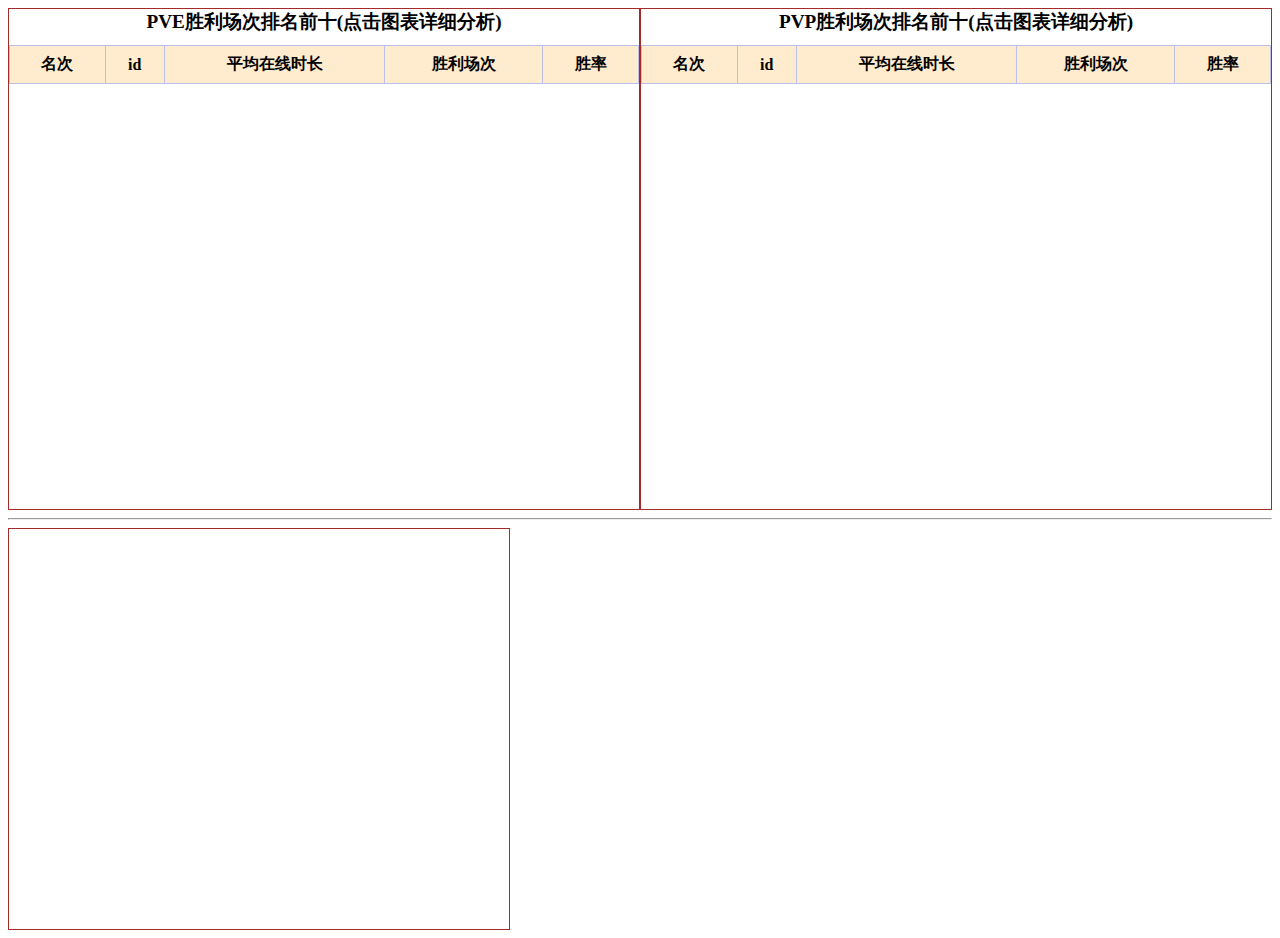
<file: PlayerdataAnalysisWebService/src/main/resources/static/index.html>
<!DOCTYPE html>
<html lang="en">
<head>
    <meta charset="UTF-8">
    <title>Title</title>
    <style>
        #id0{
            width: 100%;
            /*设置高*/
            height: 502px;
            overflow: auto;
            display: flex;
        }
        #id1,#id3{
            /*设置宽*/
            width:50%;
            /*设置高*/
            height: 500px;
            /*设置边框长度直线大小*/
            border: 1px solid brown;
        }
        #id2{
            /*设置宽*/
            width:500px;
            /*设置高*/
            height: 400px;
            /*设置边框长度直线大小*/
            border: 1px solid brown;
        }
        .table1 {
            text-align: center;
            vertical-align: middle;
            border-collapse: collapse;
        }

        .table1 th,
        .table1 td {
            border: 1px solid #bbc0ea; /* 为表头和单元格添加边框 */
            padding: 8px; /* 添加内边距，提升美观度 */
        }

    </style>
    <!--创建html页面,在页面中引入echarts的js库文件 -->
    <script src="js/echarts.min.js"></script>
    <script src="js/jquery.js"></script>
<body>
<!--准备一个具备大小的dom容器-->
<div id="id0">
    <div id="id1" >
        <table class="table1" style="width: 100%; border-collapse: collapse;">
            <caption style="font-size: 1.2em; font-weight: bold; margin-bottom: 10px;">PVE胜利场次排名前十(点击图表详细分析)</caption>
            <thead>
            <tr style="background-color: blanchedalmond">
                <th>名次</th>
                <th>id</th>
                <th>平均在线时长</th>
                <th>胜利场次</th>
                <th>胜率</th>
            </tr>
            </thead>
            <tbody id="table-body1"></tbody>
        </table>
    </div>
    <div id="id3">
        <table class="table1" style="width: 100%; border-collapse: collapse;">
            <caption style="font-size: 1.2em; font-weight: bold; margin-bottom: 10px;">PVP胜利场次排名前十(点击图表详细分析)</caption>
            <thead>
            <tr style="background-color: blanchedalmond">
                <th>名次</th>
                <th>id</th>
                <th>平均在线时长</th>
                <th>胜利场次</th>
                <th>胜率</th>
            </tr>
            </thead>
            <tbody id="table-body2"></tbody>
        </table>
    </div>
</div>
<!--javaScript语言,写在标签script里面-->
<!--<script src="js/test.js"></script>-->
<hr>
<div id="id2"></div>
<script src="js/topTenPveTable.js"></script>
<script src="js/topTenPvpTable.js"></script>
<script src="js/cost.js"></script>

</body>
</html>
</file>
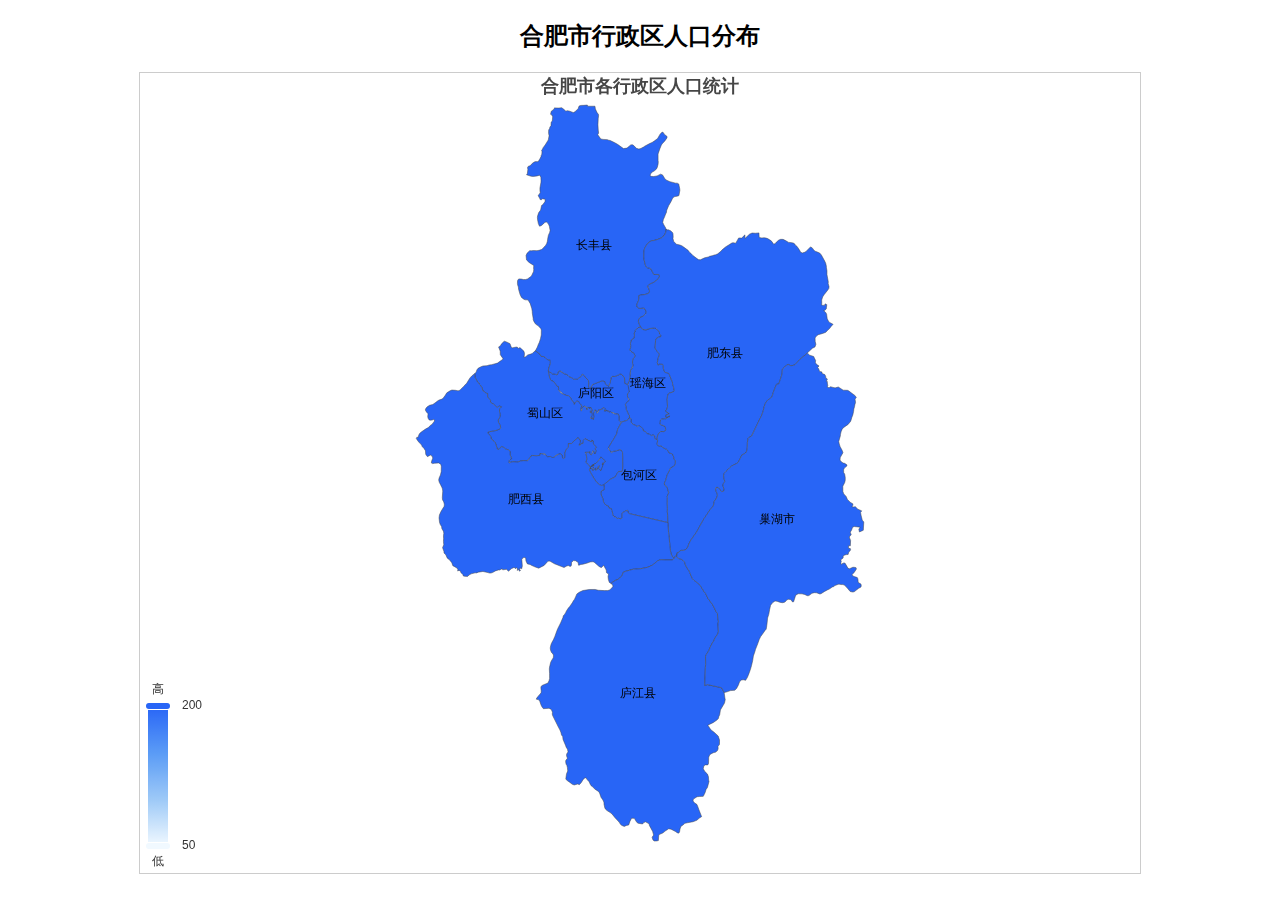
<file: PlayerdataAnalysisWebService/src/main/resources/static/hf_map.html>
<!DOCTYPE html>
<html lang="en">
<head>
    <meta charset="UTF-8" />
    <title>合肥市地图可视化</title>

    <!-- 简单样式 -->
    <style>
        #id1 {
            width: 1000px;
            height: 800px;
            margin: 0 auto;
            border: 1px solid #ccc;
        }
    </style>

    <!-- 依赖 -->
    <script src="js/jquery.js"></script>
    <script src="js/echarts.min.js"></script>
</head>
<body>
<h2 style="text-align:center;">合肥市行政区人口分布</h2>
<div id="id1"></div>

<!-- 地图业务脚本 -->
<script src="js/hf-map.js"></script>
</body>
</html>
</file>
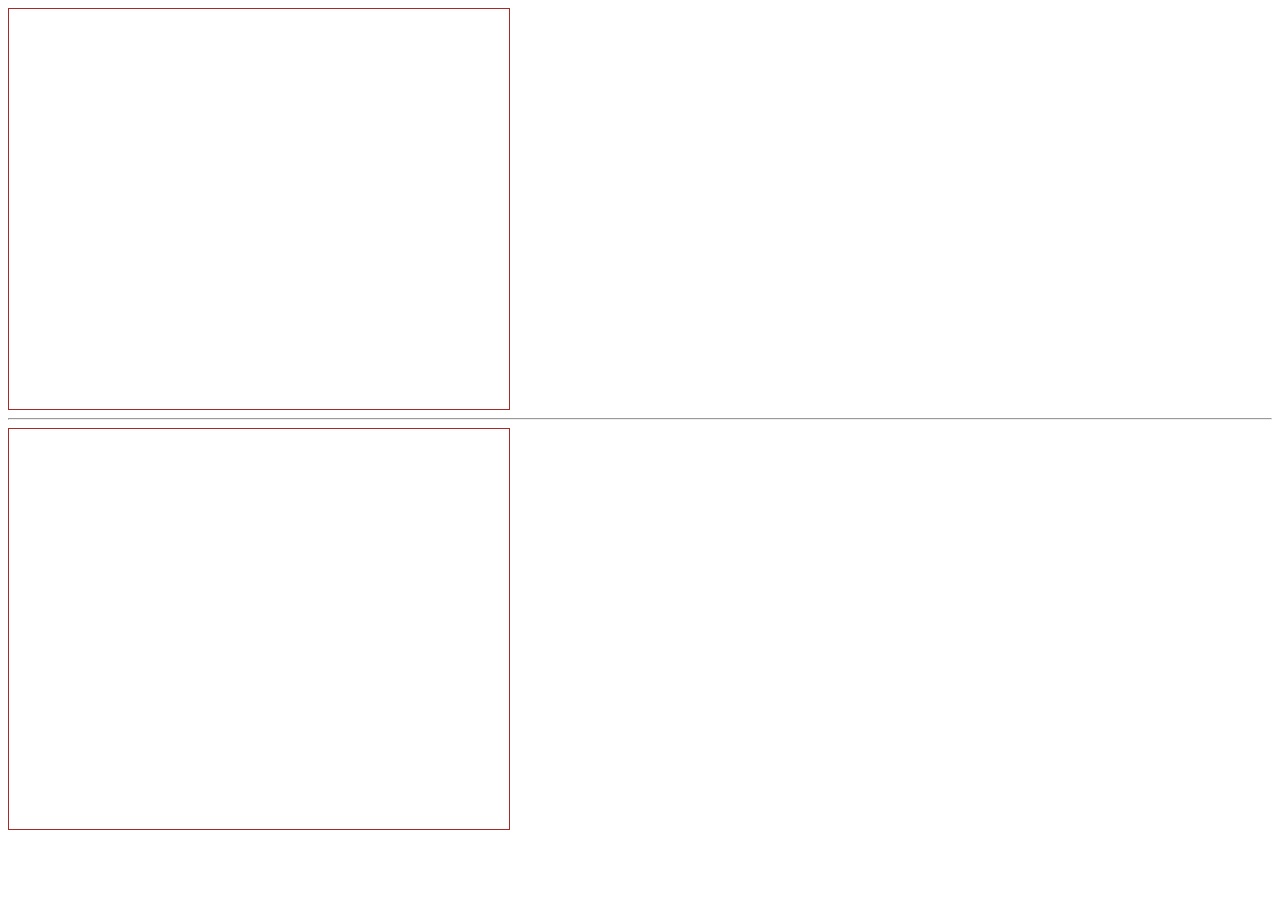
<file: PlayerdataAnalysisWebService/src/main/resources/static/main.html>
<!DOCTYPE html>
<html lang="en">
<head>
    <meta charset="UTF-8">
    <title>Title</title>
    <style>
        #id1, #id2{
            /*设置宽*/
            width:500px;
            /*设置高*/
            height: 400px;
            /*设置边框长度直线大小*/
            border: 1px solid brown;
        }
    </style>
    <!--创建html页面,在页面中引入echarts的js库文件 -->
    <script src="js/echarts.min.js"></script>
    <script src="js/jquery.js"></script>
<body>
<!--准备一个具备大小的dom容器-->
<div id="id1"></div>
<!--javaScript语言,写在标签script里面-->
<!--<script src="js/test.js"></script>-->

<hr>
<div id="id2"></div>
<script src="js/cost.js"></script>

</body>
</html>
</file>
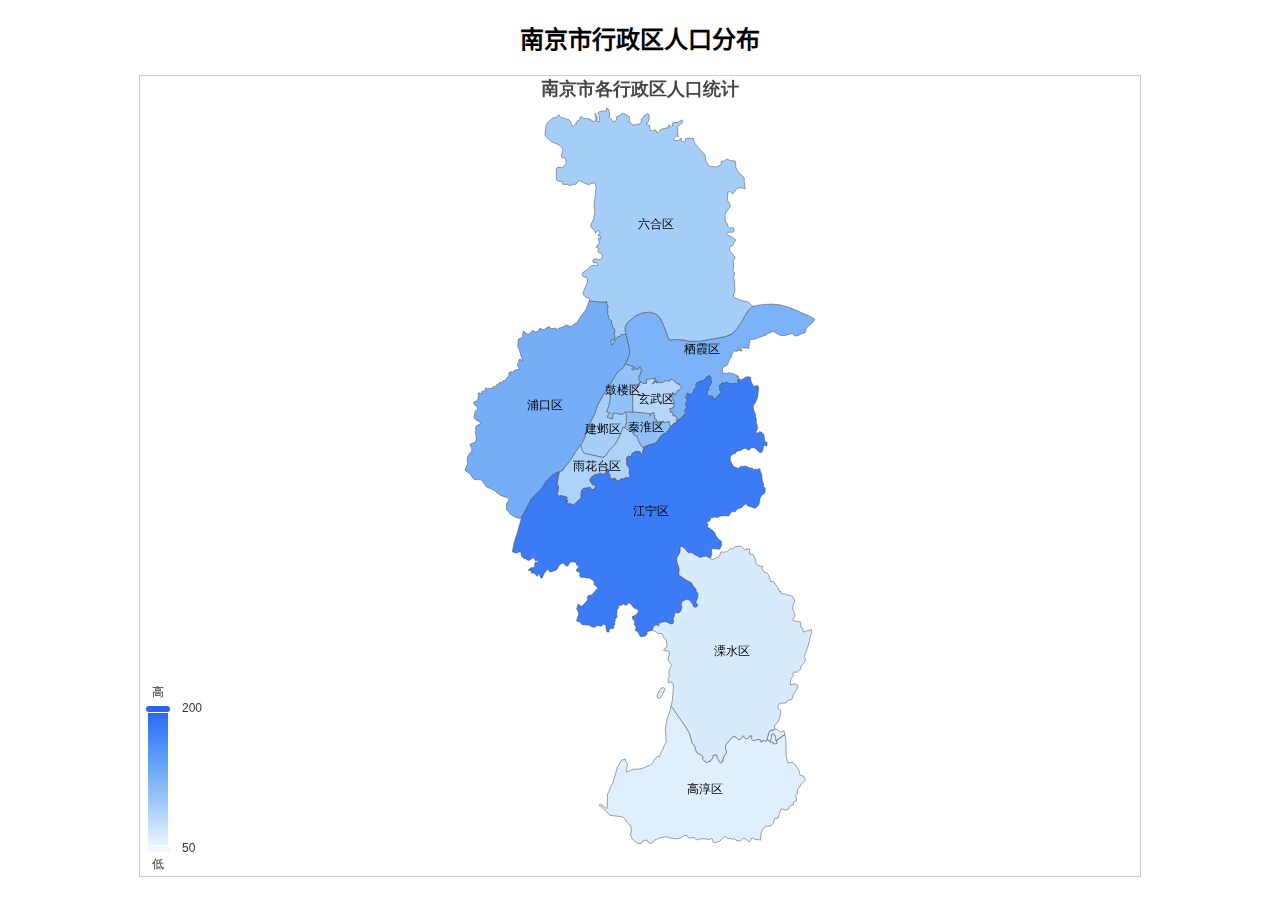
<file: PlayerdataAnalysisWebService/src/main/resources/static/nj_map.html>
<!DOCTYPE html>
<html lang="zh-CN">
<head>
    <meta charset="UTF-8" />
    <title>南京市地图可视化</title>

    <!-- 简单样式 -->
    <style>
        #id1 {
            width: 1000px;
            height: 800px;
            margin: 0 auto;
            border: 1px solid #ccc;
        }
    </style>

    <!-- 依赖 -->
    <script src="js/jquery.js"></script>
    <script src="js/echarts.min.js"></script>
</head>
<body>
<h2 style="text-align:center;">南京市行政区人口分布</h2>
<div id="id1"></div>

<!-- 地图业务脚本 -->
<script src="js/nj-map.js"></script>
</body>
</html>
</file>
